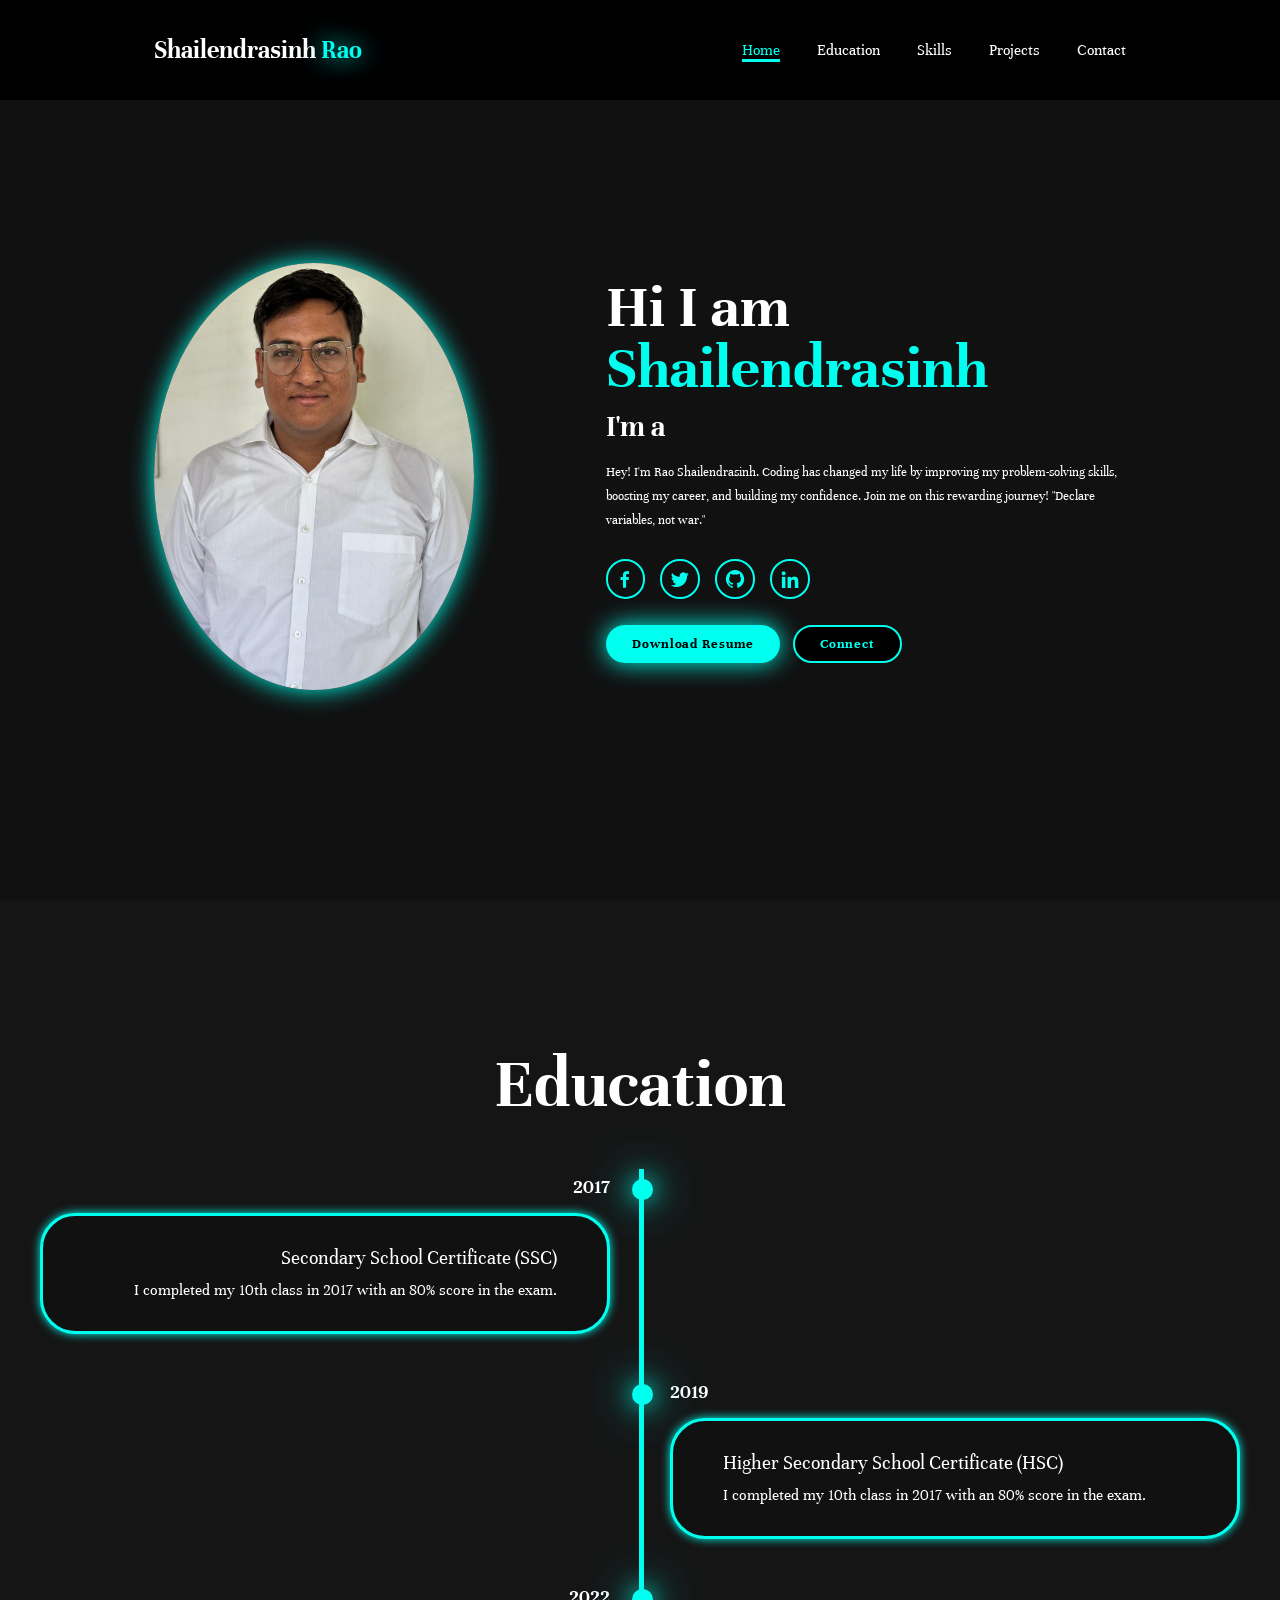
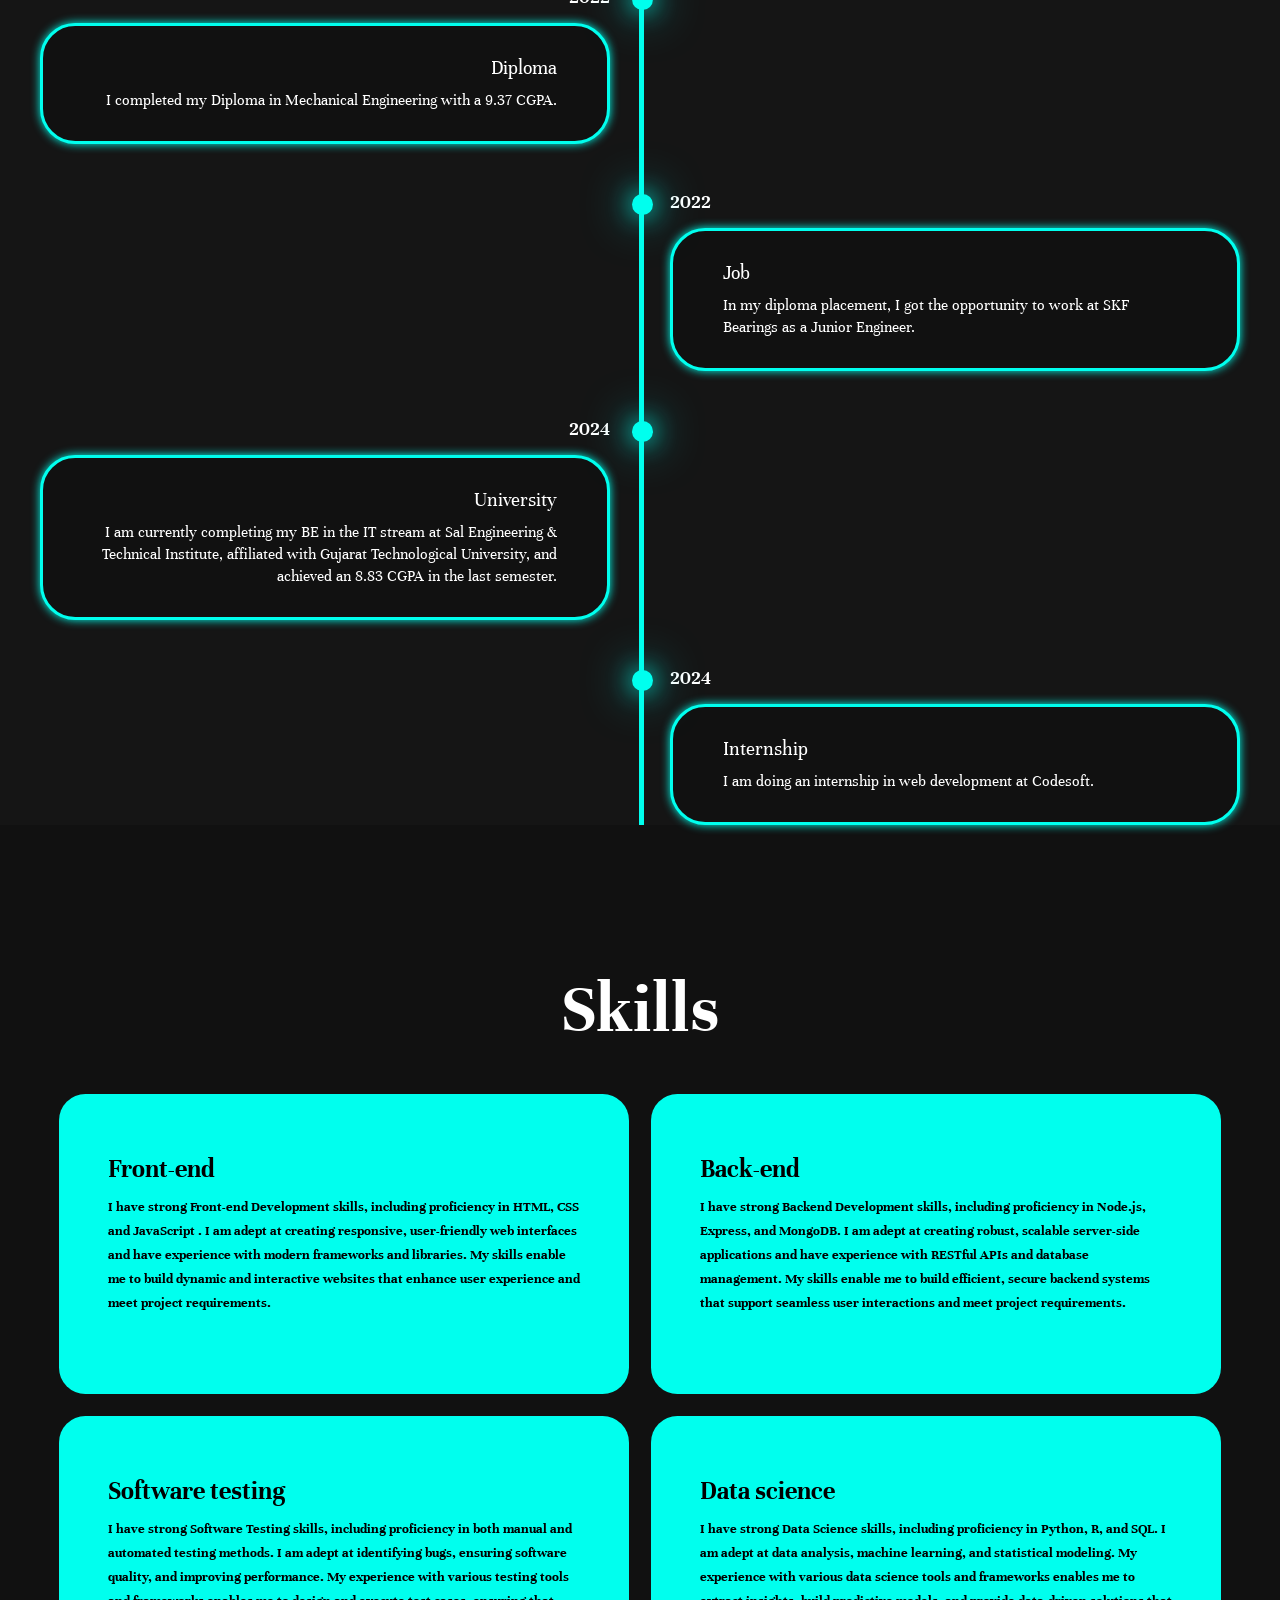
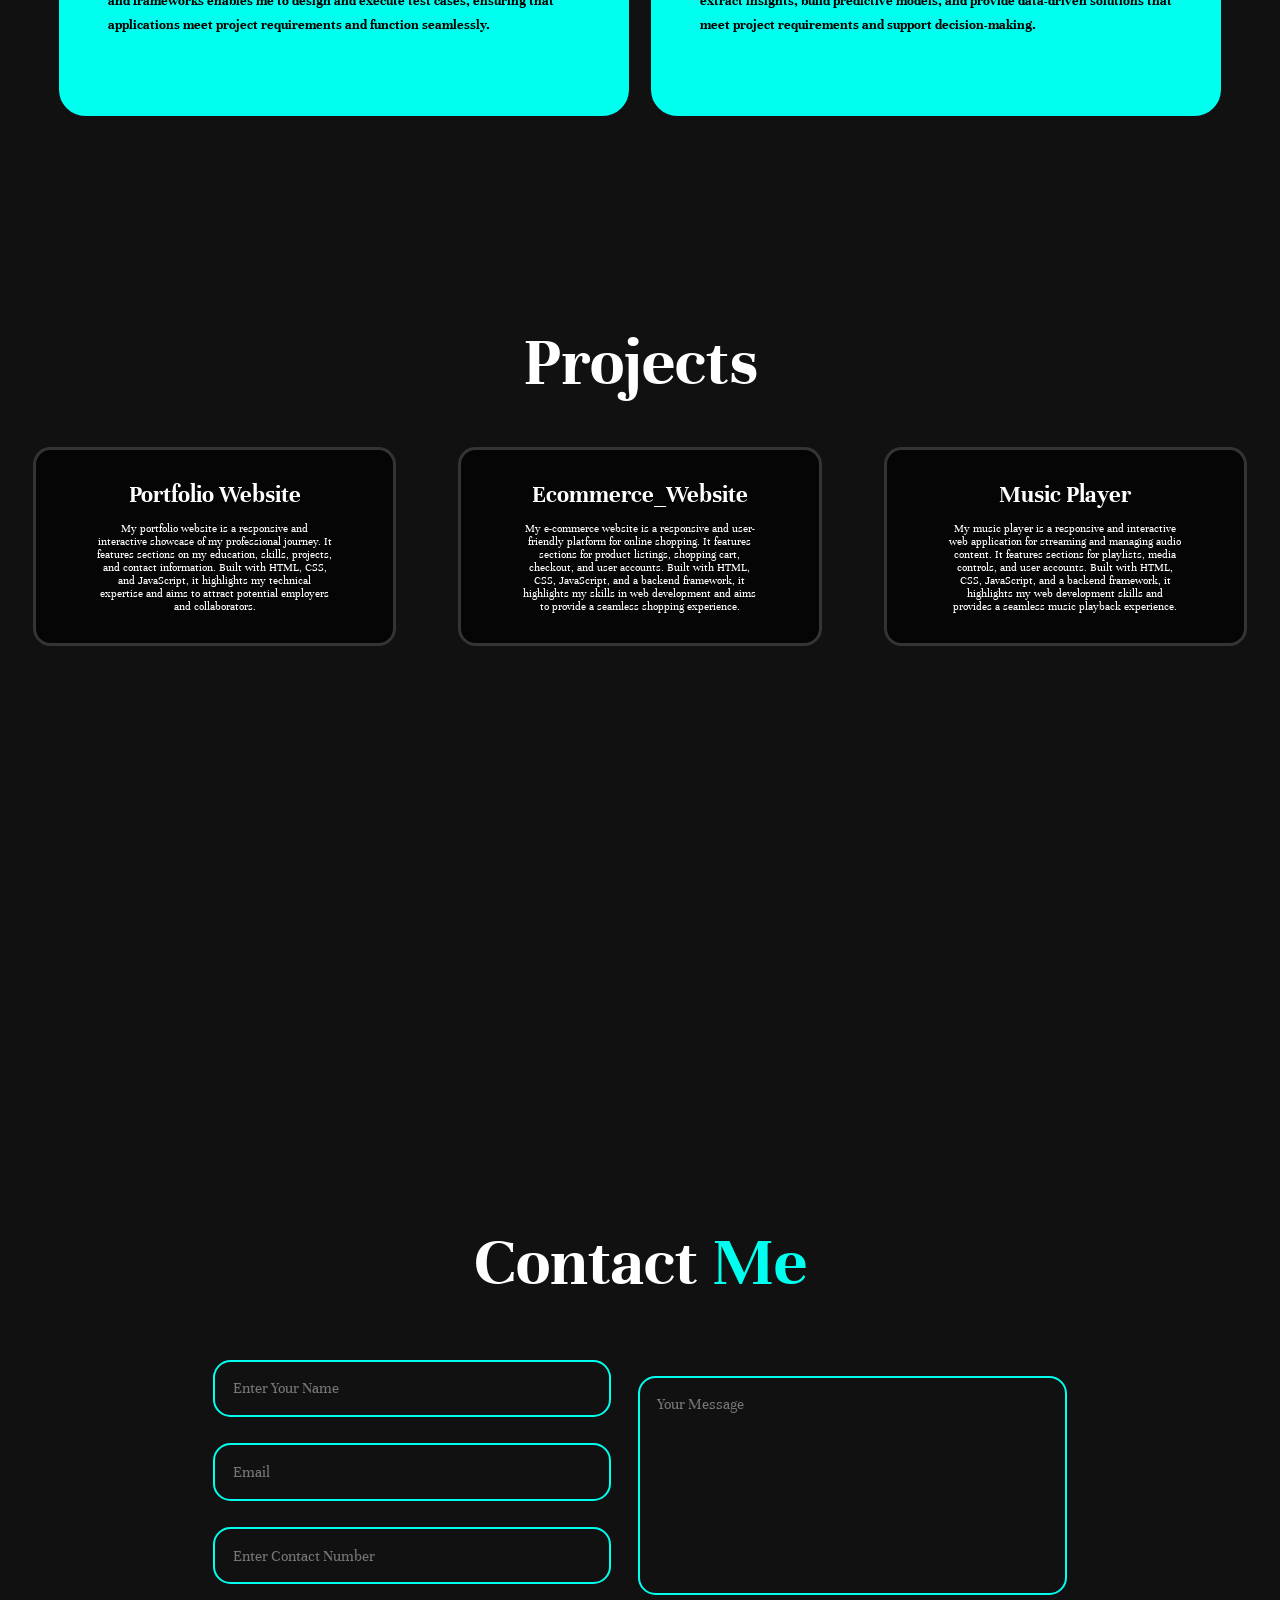
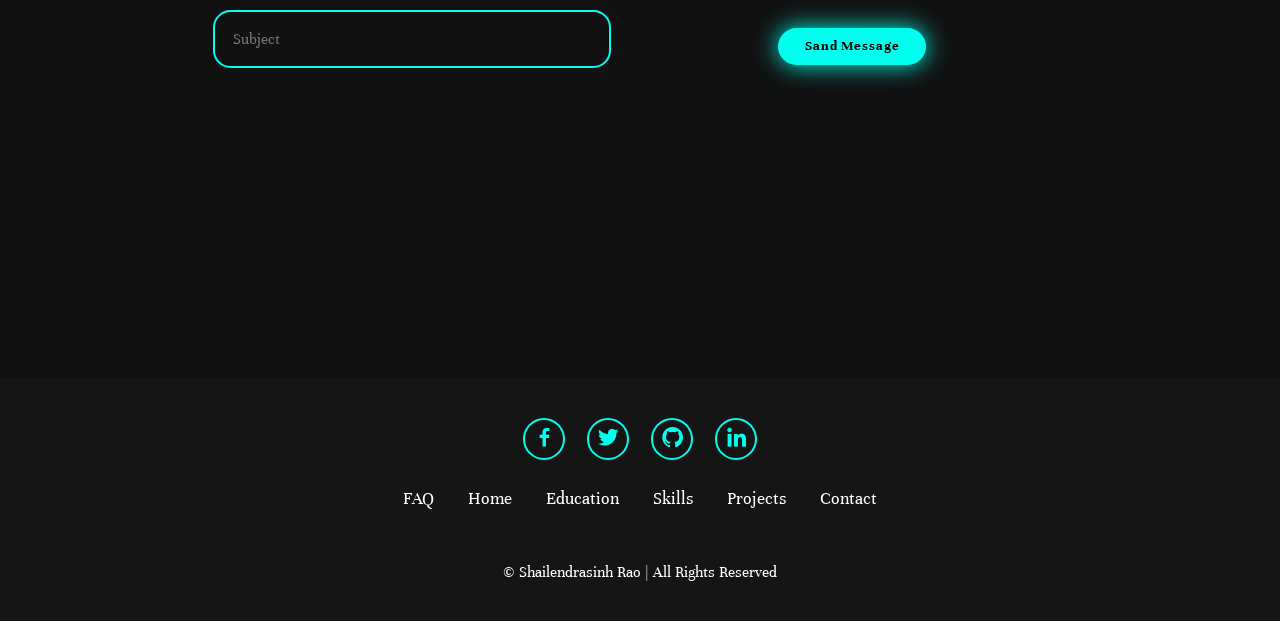
<file: index.html>
<!DOCTYPE html>
<html lang="en">

<head>
    
    <meta charset="UTF-8">
    <meta http-equiv="content-type" content="text/html;charset=utf-8" />
    <meta name="viewport" content="width=device-width, initial-scale=1.0">
    <title>Shailendrasinh Rao | PORTFOLIO</title>
    <meta name="description" content="I'm Shailendrasinh N. Rao, a passionate front-end developer and data science enthusiast with expertise in a wide range of technologies, including Angular, React, Python, and Machine Learning. This website serves as a showcase of my skills, projects, and professional journey." />
    <meta name="keyword" Content="Best Developer in Ahmedabad,Best FullStack Developer in Ahmedabad, Front-End Developer, Web Development, Data Science, ReactJS, Python, Node.js, Machine Learning, Problem-Solving, BE in IT" />
    <meta name="robots" content="index,follow" />
    <meta name="contact" Content="+91 9016325923" />
    <!--<meta name="revisit-after" content="1 days" />-->
    <meta name="geo.placename" content="Ahmedabad, India" />
    <meta name="geo.placename" content="Gujarat, India" />
    <meta name="author" content="Shailendrasinh Rao" />
    <meta name="og:title" content="Shailendrasinh Rao | PORTFOLIO" />
    <meta name="og:description" content="I'm Shailendrasinh N. Rao, a passionate front-end developer and data science enthusiast with expertise in a wide range of technologies, including Angular, React, Python, and Machine Learning. This website serves as a showcase of my skills, projects, and professional journey." />
    <meta property="og:image" content="assets/s4.jpg"/>
    <meta name="og:email" content="raoshailendra18@gmail.com" />
    <meta name="og:url" content="https://shailendrasinhportfolio.netlify.app/" /> 
    <link rel="canonical" href="https://shailendrasinhportfolio.netlify.app/"/> 
    <!-- Google tag (gtag.js) -->
    <script async src="https://www.googletagmanager.com/gtag/js?id=G-5HYV32PG5P"></script>
    <script>
    window.dataLayer = window.dataLayer || [];
    function gtag(){dataLayer.push(arguments);}
    gtag('js', new Date());

    gtag('config', 'G-5HYV32PG5P');
    </script>
    <link rel="stylesheet" href="css/style.css">
    <link href='https://unpkg.com/boxicons@2.1.4/css/boxicons.min.css' rel='stylesheet'>
</head>

<body>


    <header class="header">
        <a href="#home" class="logo">Shailendrasinh <span>Rao</span></a>
        <i class='bx bx-menu' id="menu-icon"></i>
        <nav class="navbar">
            <a href="#home" class="active">Home</a>
            <a href="#education">Education</a>
            <a href="#skills">Skills</a>
            <a href="#project">Projects</a>
            <a href="#contact">Contact</a>
        </nav>
    </header>


    <section class="Home" id="home">
        <span class="home-img Home">
            <img src="assets/s4.jpg" alt="shailendra" class="img">
        </span>
        <div class="info">
            <h1>Hi I am <span>Shailendrasinh</span></h1>
            <h3 class="text-animation">I'm a <span></span></h3>
            <p> Hey! I'm Rao Shailendrasinh. Coding has changed my life by improving my problem-solving skills, boosting
                my career, and building my confidence. Join me on this rewarding journey! "Declare variables, not war."
            </p>

            <div class="home-sci">
                <a href="#"><i class='bx bxl-facebook'></i></a>
                <a href="#"><i class='bx bxl-twitter'></i></a>
                <a href="https://github.com/RaoShailendrasinh"><i class='bx bxl-github'></i></a>
                <a href="https://www.linkedin.com/in/shailendrasinh-rao-8106992bb/"><i class='bx bxl-linkedin'></i></a>
            </div>

            <div class="btn-group">
                <a href="assets/Shailendra Rao.pdf" class="btn" download>Download Resume</a>
                <a href="#contact" class="btn">Connect</a>
            </div>

        </div>
        
    </section>

    <section class="education" id="education">
        <h2 class="heading">Education</h2>

        <div class="timeline-items">
            <div class="timeline-item">
                <div class="timeline-dots"></div>
                <div class="timeline-date">2017</div>
                <div class="timeline-content">
                    <h3>Secondary School Certificate (SSC)</h3>
                    <p>I completed my 10th class in 2017 with an 80% score in the exam.</p>
                </div>

            </div>

            <div class="timeline-item">
                <div class="timeline-dots"></div>
                <div class="timeline-date">2019</div>
                <div class="timeline-content">
                    <h3> Higher Secondary School Certificate (HSC)</h3>
                    <p>I completed my 10th class in 2017 with an 80% score in the exam.</p>
                </div>

            </div>

            <div class="timeline-item">
                <div class="timeline-dots"></div>
                <div class="timeline-date">2022</div>
                <div class="timeline-content">
                    <h3>Diploma</h3>
                    <p>I completed my Diploma in Mechanical Engineering with a 9.37 CGPA.</p>
                </div>

            </div>

            <div class="timeline-item">
                <div class="timeline-dots"></div>
                <div class="timeline-date">2022</div>
                <div class="timeline-content">
                    <h3>Job</h3>
                    <p>In my diploma placement, I got the opportunity to work at SKF Bearings as a Junior Engineer.</p>
                </div>

            </div>

            <div class="timeline-item">
                <div class="timeline-dots"></div>
                <div class="timeline-date">2024</div>
                <div class="timeline-content">
                    <h3> University</h3>
                    <p>I am currently completing my BE in the IT stream at Sal Engineering & Technical Institute,
                        affiliated with Gujarat Technological University, and achieved an 8.83 CGPA in the last
                        semester.</p>
                </div>
            </div>

            <div class="timeline-item">
                <div class="timeline-dots"></div>
                <div class="timeline-date">2024</div>
                <div class="timeline-content">
                    <h3> Internship</h3>
                    <p>I am doing an internship in web development at Codesoft.</p>
                </div>
            </div>

        </div>
    </section>

    <section class="skills" id="skills">
        <h2 class="heading">Skills</h2>
        <div class="skill-container">
            <div class="skill-box">
                <div class="skill-info">
                    <h4>Front-end </h4>
                    <p>I have strong Front-end Development skills, including proficiency in HTML, CSS and JavaScript
                        . I am adept at creating responsive, user-friendly web interfaces and have experience with
                        modern frameworks and libraries. My skills enable me to build dynamic and interactive websites
                        that enhance user experience and meet project requirements.</p>
                </div>
            </div>

            <div class="skill-box">
                <div class="skill-info">
                    <h4>Back-end </h4>
                    <p>I have strong Backend Development skills, including proficiency in Node.js, Express, and MongoDB.
                        I am adept at creating robust, scalable server-side applications and have experience with
                        RESTful APIs and database management. My skills enable me to build efficient, secure backend
                        systems that support seamless user interactions and meet project requirements.</p>
                </div>
            </div>

            <div class="skill-box">
                <div class="skill-info">
                    <h4>Software testing</h4>
                    <p>I have strong Software Testing skills, including proficiency in both manual and automated testing
                        methods. I am adept at identifying bugs, ensuring software quality, and improving performance.
                        My experience with various testing tools and frameworks enables me to design and execute test
                        cases, ensuring that applications meet project requirements and function seamlessly.</p>
                </div>
            </div>

            <div class="skill-box">
                <div class="skill-info">
                    <h4>Data science</h4>
                    <p>I have strong Data Science skills, including proficiency in Python, R, and SQL. I am adept at
                        data analysis, machine learning, and statistical modeling. My experience with various data
                        science tools and frameworks enables me to extract insights, build predictive models, and
                        provide data-driven solutions that meet project requirements and support decision-making.</p>
                </div>
            </div>
        </div>

    </section>

    <section class="project" id="project">
        <div class="project-box">
            <h2 class="heading">Projects</h2>
            <div class="wrapper">
                <div class="project-item">
                    <h2>Portfolio Website</h2>
                    <p> My portfolio website is a responsive and interactive showcase of my professional journey. It
                        features sections on my education, skills, projects, and contact information. Built with HTML,
                        CSS, and JavaScript, it highlights my technical expertise and aims to attract potential
                        employers and collaborators.</p>
                </div>

                <div class="project-item">
                    <h2>Ecommerce_Website</h2>
                    <p> My e-commerce website is a responsive and user-friendly platform for online shopping. It
                        features sections for product listings, shopping cart, checkout, and user accounts. Built with
                        HTML, CSS, JavaScript, and a backend framework, it highlights my skills in web development and
                        aims to provide a seamless shopping experience.</p>
                </div>

                <div class="project-item">
                    <h2>Music Player</h2>
                    <p> My music player is a responsive and interactive web application for streaming and managing audio
                        content. It features sections for playlists, media controls, and user accounts. Built with HTML,
                        CSS, JavaScript, and a backend framework, it highlights my web development skills and provides a
                        seamless music playback experience.</p>
                </div>
            </div>
        </div>
    </section>

    <section class="contact" id="contact">
        <h2 class="heading">Contact <span>Me</span></h2>
       
        <form action="">
            <div class="input-group">
                <div class="input-box">
                    <input type="text" placeholder="Enter Your Name">
                    <input type="email" placeholder="Email">
                </div>

                <div class="input-box">
                    <input type="number" placeholder="Enter Contact Number">
                    <input type="text" placeholder="Subject">
                </div>
            </div>
            <div class="input-group-2">
                <textarea name="" id="" cols="30" rows="10" placeholder="Your Message"></textarea>
                <input type="submit" value="Sand Message" class="btn">
            </div>
        </form>

    </section>


    <footer class="footer">
        <div class="social">
            <a href="#"><i class='bx bxl-facebook'></i></a>
            <a href="#"><i class='bx bxl-twitter'></i></a>
            <a href="https://github.com/RaoShailendrasinh"><i class='bx bxl-github'></i></a>
            <a href="https://www.linkedin.com/in/shailendrasinh-rao-8106992bb/"><i class='bx bxl-linkedin'></i></a>
        </div>

        <ul class="list">
            <li><a href="#">FAQ</a></li>
            <li><a href="#home">Home</a></li>
            <li><a href="#education">Education</a></li>
            <li><a href="#skills">Skills</a></li>
            <li><a href="#project">Projects</a></li>
            <li><a href="#contact">Contact</a></li>
        </ul>

        <p class="copyright">
            &copy Shailendrasinh Rao | All Rights Reserved
        </p>
    </footer>


    </div>
    <script src="js/script.js"></script>
</body>

</html>
</file>
<file: css/style.css>
@import url('https://fonts.googleapis.com/css2?family=Unna:ital,wght@0,400;0,700;1,400;1,700&display=swap');


* {

    margin: 0;
    padding: 0;
    box-sizing: border-box;
    border: 0;
    outline: 0;
    text-decoration: none;
    scroll-behavior: smooth;
    font-family: "Unna", serif;
    
}

:root {
    --bg-color : #111111;
    --second-bg-color : #151515;
    --text-color : white;
    --main-color : #00ffee;
}

html {
    font-size: 60%;
    overflow-x: hidden;
}

body {
    background-color: var(--bg-color);
    color: var(--text-color);
}

/* nav design */
.header {
    position: fixed;
    top: 0;
    left: 0;
    width: 100%; 
    padding: 4rem 12% 4rem;
    background-color: rgb(0, 0, 0, 1);
    backdrop-filter: blur(10px);
    display: flex;
    justify-content: space-between;
    align-items: center;
    z-index: 100;

}

.logo {
    position: relative;
    font-size: 3rem;
    color: var(--text-color);
    cursor: pointer;
    font-weight: 800;
    transition: .3s ease;
}

.logo:hover {
    transform: scale(1.1);

}

.logo span {
    color: var(--main-color);
    text-shadow: 0 0 25px var(--main-color);
}



.navbar a {
    font-size: 1.8rem;
    color: var(--text-color);
    font-weight: 500;
    margin-left: 4rem;
    transition: .3s ease;
    border-bottom: 3px solid transparent ;
}

.navbar a:hover,
.navbar a.active {
    color: var(--main-color);
    border-bottom: 3px solid var(--main-color);
}

#menu-icon {
    font-size: 3.6rem;
    color: var(--main-color);
    display: none;
}

section {
    min-height: 100vh;
    padding: 10px 12% 10px;
   
}

.Home {
    display: flex;
    align-items: center;
    justify-content: center;
    gap: 15rem;

}
.info {
    display: flex;
    flex-direction: column;
    justify-content: center;
    align-items: baseline;
    text-align: left;
    margin-top: 3rem;
}

span {
    color: var(--main-color);
}

.logo span {
    color: var(--main-color);
}

.info h3 {
    margin-bottom: 2rem;
    margin-top: 1rem;
    font-size: 3.5rem;
}

.info h1 {
    font-size: 7rem;
    margin-top: 1.5rem;
    font-weight: 700;
    line-height: 1;
}


.home-img {
    border-radius: 50%;
}


.home-img img {
    position: relative;
    top: 3rem;
    width: 25vw;
    border-radius: 50%;
    box-shadow: 0 0 25px var(--main-color);
    cursor: pointer;
    transition: 0.4s ease-in-out;

}

.home-img .img:hover {
    box-shadow: 0 0 25px var(--main-color),
                0 0 50px var(--main-color),
                0 0 100px var(--main-color);
    
}

.info p {
    font-size: 1.5rem;
    font-weight: 500;
    line-height: 1.8;
    min-width: 500px ;
   
}

.home-sci a {
    display: inline-flex;
    justify-content: center;
    align-items: center;
    width: 4.5rem;
    height: 4.5rem;
    background: transparent;
    border: 2px solid var(--main-color);
    border-radius: 50%;
    font-size: 2.5rem;
    color: var(--main-color);
    margin: 3rem 1.5rem 3rem 0;
    transition: 0.3s ease-in-out;
}

.home-sci a:hover {
    color: var(--text-color);
    transform: scale(1.3)translateY(-5px);
    box-shadow: 0 0 25px var(--main-color);
    background-color: var(--main-color);
}

.btn {
    display: inline-block;
    justify-content: space-between;
    padding: 1rem 2.8rem;
    background: var(--main-color);
    box-shadow: 0 0 25px var(--main-color);
    border-radius: 4rem;
    font-size: 1.6rem;
    color: #000;
    border: 2px solid transparent;
    letter-spacing: 0.1rem;
    font-weight: 600;
    transition: 0.3s ease-in-out;
    cursor: pointer;
}

.btn:hover {
    transform: scale(1.05);
    box-shadow: 0 0 50px var(--main-color);

}

.btn-group {
    display: flex;
    align-items: center;
    gap: 1.5rem;

}

.btn-group a:nth-of-type(2) {
    background-color: black;
    color: var(--main-color);
    border: 2px solid var(--main-color);
    box-shadow: 0 0 25px transparent;
}

.btn-group a:nth-of-type(2):hover {
    box-shadow: 0 0 25px var(--main-color);
    background-color: var(--main-color);
    color: #000;
}

.text-animation {
    font-size: 34px;
    font-weight: 600;
    max-width: 350px;
}

.text-animation span {
    position: relative;
}

.text-animation span::before {
    content: "Web Developer";
    color: var(--main-color);
    animation: words 20s infinite;
}

.text-animation span::after {
    content: "";
    background-color: var(--bg-color);
    position: absolute;
    width: calc(100% + 8px);
    height: 100%;
    border-left: 3px solid var(--bg-color) ;
    right: -8px;
    animation: cursor 0.6s infinite,
               typing 20s steps(14) infinite;
}

@keyframes cursor {
    to {
        border-left: 2px solid var(--main-color);

    }
}

@keyframes words {
    0%,
    20% {
        content: "Frontend Desiger";
    }
    21%,
    40% {
        content: "Web Designer";
    }
    41%,
    60% {
        content: "Data Scientist";
    }
    61%,
    80% {
        content: "Web Developer";
    }
    81%,
    100% {
        content: "Data Analyst";
    }
}

@keyframes typing {
    10%,
    15%,
    30%,
    35%,
    50%,
    55%,
    70%,
    75%,
    90%,
    95% {
        width: 0;
    }
    5%,
    20%,
    25%,
    40%,
    45%,
    60%,
    65%,
    80%,
    85% {
        width: calc(100% + 8px);
    }
}

.heading {
    font-size: 8rem;
    text-align: center;
    margin: 5rem 0;
}

.education {
    padding: 100px 15px 0;
    background-color: var(--second-bg-color);
}

.education h2{
    margin-bottom: 5rem;
}

.timeline-items {
    max-width: 1200px;
    margin: auto;
    display: flex;
    flex-wrap: wrap;
    position: relative;
}

.timeline-items::before {
    content: "";
    position: absolute;
    width: 5px;
    height: 100%;
    background-color: var(--main-color);
    left: calc(50% - 1px);
}

.timeline-item {
    margin-bottom: 40px;
    width: 100%;
    position: relative;
}

.timeline-item:last-child {
    margin-bottom: 0;
}

.timeline-item:nth-child(odd) {
    padding-right: calc(50% + 30px);
    text-align: right;
}

.timeline-item:nth-child(even) {
    padding-left: calc(50% + 30px);
}

.timeline-dots {
    height: 21px;
    width: 21px;
    background-color: var(--main-color);
    box-shadow: 0 0 25px var(--main-color),
                0 0 50px var(--main-color);
    position: absolute;
    left: calc(50% - 8px);
    border-radius: 50%;
    top: 10px;    
}

.timeline-date {
    font-size: 20px;
    font-weight: 800;
    color: white;
    margin: 6px 0 15px;
}

.timeline-content {
    
    background-color: var(--bg-color);
    border: 3px solid var(--main-color);
    padding: 30px 50px;
    border-radius: 4rem;
    box-shadow: 0 0 10px var(--main-color);
    cursor: pointer;
    transition: 0.3s ease-in-out;
}

.timeline-content:hover {
    transform: scale(1.05);
    box-shadow: 0 0 10px var(--main-color);
}

.timeline-content h3 {
    font-size: 20px;
    color: white;
    margin: 0 0 10px;
    font-weight: 500;
}

.timeline-content p {
    color: white;
    font-size: 16px;
    font-weight: 300;
    line-height: 22px;
}

::-webkit-scrollbar {
    width: 10px;
}

::-webkit-scrollbar-thumb {
    background-color: var(--main-color);
    border-radius: 5px;
}

::-webkit-scrollbar-track {
    background-color: var(--bg-color);
    width: 50px;
}

.skills {
    padding: 100px 15px 0;
    background-color: var(--bg-color);
    color: black;
}

.skills h2 {
    margin-bottom: 5rem;
    color: white;
}

.skill-container {
    display: grid;
    grid-template-columns:repeat(2,1fr);
    align-items: center;
    gap: 2.5rem;
}

.skill-box {
    background-color: var(--main-color);
    height: 300px;
    border-radius: 3rem;
    border: 5px solid transparent ;
    cursor: pointer;
    transition: 0.4s ease-in-out;
}

.skill-box:hover {
    background: white;
    color: black;
    border: 5px solid var(--main-color);
    transform: scale(1.03);
}

.skill-box .skill-info {
    display: flex;
    flex-direction: column;
    text-align: left;
    max-height: 200px;
    justify-content: left;
    align-items: baseline;
    padding: 5rem 5rem;
}

.skill-info h4 {
    font-size: 3rem;
    font-weight: 800;
    line-height: 2;
}

.skill-info p {
    font-size: 1.6rem;
    font-weight: 600;
    min-height: 100px;
    line-height: 1.7;
    margin: auto;
}

.project {
    padding: 100px 15px 0;
    background-color:var(--bg-color) ;
    max-height: 80vh;
}

.project-box {
    background-size: cover;
    display: flex;
    align-items: center;
    justify-content: center;
    flex-direction: column;
}

.project .heading {
    margin-bottom: 5rem;
}

.wrapper {
    display: grid;
    grid-template-columns: repeat(3,1fr);
    gap: 3rem;
}

.project-item {
    max-height: 600px;
    max-width: 440px;
    background: rgb(0, 0, 0,0.7);
    border: 3px solid rgb(238,238,238,0.2);
    border-radius: 2rem;
    margin: 0 2rem;
    padding: 30px 60px;
    cursor: pointer;
    display: flex;
    flex-direction: column;
    justify-content: center;
    align-items: center;
    text-align: center;
    gap: 1.5rem;
    color: white;
    transition: 0.4s ease-in-out;
}

.project-item:hover {
    border: 3px solid var(--main-color);
    transform: scale(1.03)translateY(-10px);
    box-shadow: 0 0 50px var(--main-color);
}

.project-item h2 {
    font-size: 2.8rem;
}

.project-item p {
    font-size: 1.3rem;
}

.contact {
    padding: 100px 15px 0;
    background-color: var(--bg-color);
}

.contact h2 {
    margin-bottom: 3rem;
    color: white;
}

.contact form {
    display: flex;
    align-items: center;
    justify-content: center;
    gap: 3rem;
    margin: 5rem auto;
    text-align: center;
}

.contact form .input-box {
    display: flex;
    justify-content: center;
    flex-wrap: wrap;
}

.contact form .input-box input,
.contact form textarea {
    width: 100%;
    padding: 2rem;
    font-size: 1.8rem;
    color: var(--text-color);
    background: var(--bg-color);
    border-radius: 2rem;
    border: 2px solid var(--main-color);
    margin: 1.5rem 0;
    resize: none;
}

.contact form .btn {
    margin-top: 2rem;
}

.footer {
    position: relative;
    bottom: 0;
    width: 100%;
    padding: 40px 0;
    background-color: var(--second-bg-color);
}

.footer .social {
    text-align: center;
    padding-bottom: 25px;
    color: var(--main-color);
}

.footer .social a {
    font-size: 25px;
    color: var(--main-color);
    border: 2px solid var(--main-color);
    width: 42px;
    height: 42px;
    line-height: 42px;
    display: inline-block;
    text-align: center;
    border-radius: 50%;
    margin: 0 10px;
    transition: 0.3s ease-in-out;
}

.footer .social a:hover {
    transform: scale(1.2)translateY(-10px);
    background: var(--main-color);
    color: black;
    box-shadow: 0 0 25px var(--main-color);
}

.footer ul {
    margin-top: 0;
    padding: 0;
    font-size: 18px;
    line-height: 1.6;
    margin-bottom: 0;
    text-align: center;
}

.footer ul li {
    display: inline-block;
    padding: 0 15px;
}

.footer ul li a {
    color: white;
    border-bottom: 3px solid transparent ;
    transition: 0.3s ease-in-out;
}

.footer ul li a:hover {
    border-bottom: 3px solid var(--main-color);
}

.footer .copyright {
    margin-top: 50px;
    text-align: center;
    font-size: 16px;
    color: white;
}

@media (max-width: 1285px) {
    html {
        font-size: 55%;
    }

    .skill-container {
        padding-bottom: 7rem;
        grid-template-columns: repeat(2, 1fr);
        margin: 0 5rem;
    }
}

@media (max-width: 991px) {
    .header {
        padding: 2rem 3%;
    }

    section {
        padding: 10rem 3% 2rem;
    }

    .timeline-items::before {
        left: 7px;
    }

    .timeline-item:nth-child(odd) {
        padding-right: 0;
        align-items: left;
    }

    .timeline-item:nth-child(odd),
    .timeline-item:nth-child(even) {
        padding-left: 37px;
    }

    .timeline-dots {
        left: 0;
    }

    .skills {
        padding-bottom: 7rem;
    }

    .project .wrapper {
        grid-template-columns: 1fr;
    }

    .contact form {
        flex-direction: column;
    }

    .footer {
        padding: 2rem 3%;
    }
}

@media (max-width: 895px) {
    #menu-icon {
        display: block;
    }

    .navbar {
        position: absolute;
        top: 100%;
        right: 0;
        width: 50%;
        padding: 1rem 3%;
        background-color: rgb(0, 0, 0, 0.8);
        backdrop-filter: blur(20px);
        border-bottom-left-radius: 2rem;
        border-left: 2px solid var(--main-color);
        border-bottom: 2px solid var(--main-color);
        display: none;
    }

    nav.navbar.active {
        display: block;
    }

    .navbar a {
        display: block;
        font-size: 2rem;
        margin: 3rem 0;
        color: white;
    }

    .Home {
        flex-direction: column-reverse;
        margin: 5rem 4rem;
    }

    .info h3 {
        font-size: 2.6rem;
    }

    .info h1 {
        font-size: 8rem;
        margin-top: 3rem;
    }

    .info p {
        max-width: 600px;
        margin: 0 auto;
    }

    .home-img img {
        width: 56vw;
    }

    .skills h2 {
        margin-bottom: 3rem;
    }

    .skill-container {
        grid-template-columns: repeat(1, 1fr);
    }
}

@media (max-width: 768px) {
    html {
        font-size: 45%;
    }

    .header {
        padding: 2.5rem 8%;
    }

    .logo {
        font-size: 2.5rem;
    }

    .navbar a {
        font-size: 1.6rem;
        margin-left: 2rem;
    }

    .Home {
        flex-direction: column;
        gap: 5rem;
    }

    .info h1 {
        font-size: 5rem;
    }

    .info h3 {
        font-size: 2.5rem;
    }

    .home-img img {
        width: 40vw;
    }

    .info p {
        font-size: 1.3rem;
        min-width: auto;
    }

    .wrapper {
        grid-template-columns: 1fr;
    }
}

@media (max-width: 576px) {
    html {
        font-size: 40%;
    }

    .header {
        padding: 2rem 5%;
    }

    .logo {
        font-size: 2rem;
    }

    .navbar {
        display: none;
    }

    #menu-icon {
        display: block;
    }

    .Home {
        gap: 3rem;
    }

    .info h1 {
        font-size: 4rem;
    }

    .info h3 {
        font-size: 2rem;
    }

    .home-img img {
        width: 50vw;
    }

    .info p {
        font-size: 1.2rem;
    }

    .btn {
        padding: 0.8rem 2rem;
        font-size: 1.4rem;
    }

    .btn-group {
        flex-direction: column;
        gap: 1rem;
    }

    .wrapper {
        grid-template-columns: 1fr;
    }
}

/* Additional mobile-specific adjustments */
@media (max-width: 576px) {
 

    .Home {
        padding: 0 2rem;
    }

    .info p {
        padding: 0 1rem;
    }

    .btn-group{
        display: flex;
        flex-direction: row;
    }

    .contact{
        margin-top: 75px;
    }

    .footer ul {
        display: flex;
        flex-wrap: wrap;
        justify-content: center;
    }

    .footer ul li {
        padding: 0.5rem 1rem;
    }
}
</file>
